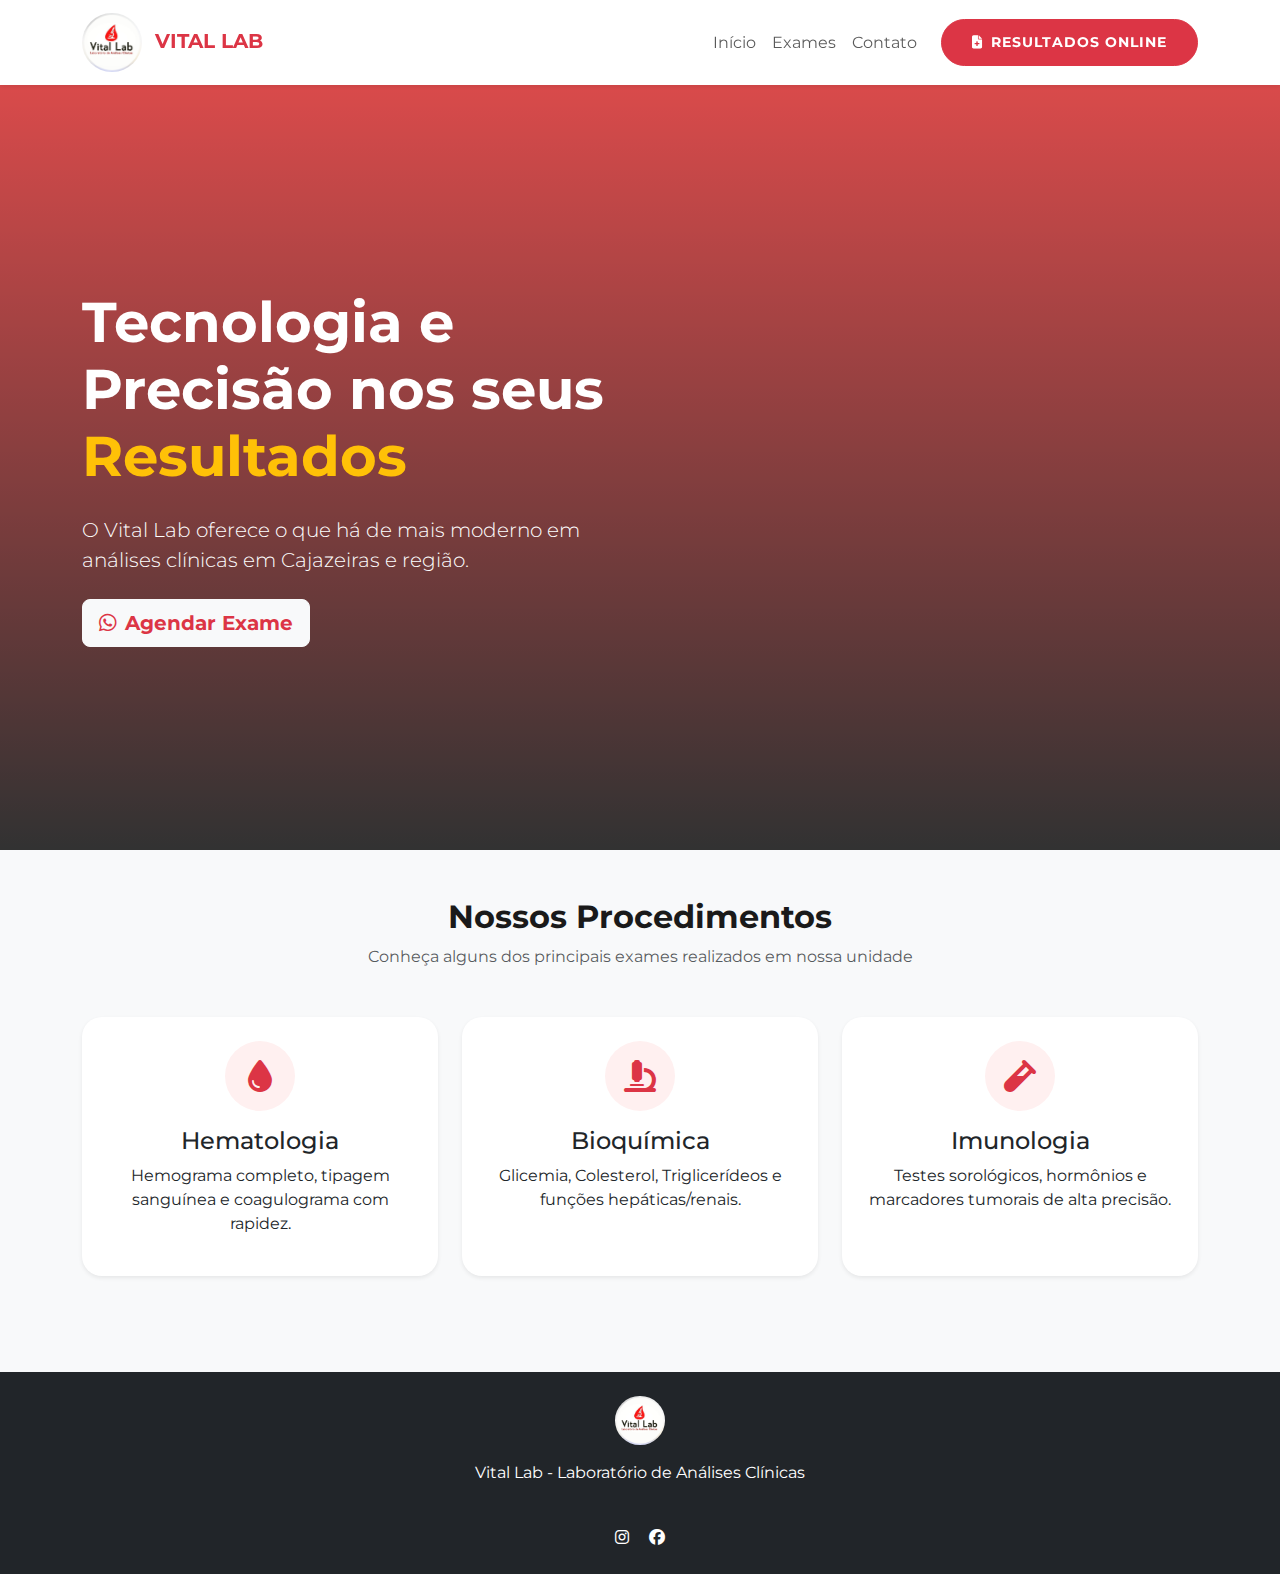
<file: index.html>
<!DOCTYPE html>
<html lang="pt-br">
<head>
    <meta charset="UTF-8">
    <meta name="viewport" content="width=device-width, initial-scale=1.0">
    <title>Vital Lab | Laboratório de Análises Clínicas</title>
    <link href="https://cdn.jsdelivr.net/npm/bootstrap@5.3.0/dist/css/bootstrap.min.css" rel="stylesheet">
    <link rel="stylesheet" href="https://cdnjs.cloudflare.com/ajax/libs/font-awesome/6.4.0/css/all.min.css">
    <link href="https://fonts.googleapis.com/css2?family=Montserrat:wght@400;700&display=swap" rel="stylesheet">
    <link rel="stylesheet" href="style.css">
</head>
<body>

    <nav class="navbar navbar-expand-lg navbar-light bg-white sticky-top shadow-sm">
        <div class="container">
            <a class="navbar-brand" href="#">
                <img src="vitallab.jpg" alt="Logo Vital Lab" width="60" class="rounded-circle me-2">
                <span class="fw-bold text-danger">VITAL LAB</span>
            </a>
            <button class="navbar-toggler" type="button" data-bs-toggle="collapse" data-bs-target="#navbarNav">
                <span class="navbar-toggler-icon"></span>
            </button>
            <div class="collapse navbar-collapse" id="navbarNav">
                <ul class="navbar-nav ms-auto align-items-center">
                    <li class="nav-item"><a class="nav-link" href="#inicio">Início</a></li>
                    <li class="nav-item"><a class="nav-link" href="#procedimentos">Exames</a></li>
                    <li class="nav-item"><a class="nav-link" href="#contato">Contato</a></li>
                    <li class="nav-item ms-lg-3">
                        <a class="btn btn-danger btn-resultado" href="login.html">
                            <i class="fas fa-file-medical me-2"></i>Resultados Online
                        </a>
                    </li>
                </ul>
            </div>
        </div>
    </nav>

    <section id="inicio" class="hero-section text-white d-flex align-items-center">
        <div class="container text-center text-lg-start">
            <div class="row align-items-center">
                <div class="col-lg-6">
                    <h1 class="display-4 fw-bold mb-4">Tecnologia e Precisão nos seus <span class="text-warning">Resultados</span></h1>
                    <p class="lead mb-4">O Vital Lab oferece o que há de mais moderno em análises clínicas em Cajazeiras e região.</p>
                    <a href="https://wa.me/SEUNUMERO" class="btn btn-light btn-lg fw-bold text-danger">
                        <i class="fab fa-whatsapp me-2"></i>Agendar Exame
                    </a>
                </div>
            </div>
        </div>
    </section>

    <section id="procedimentos" class="py-5">
        <div class="container">
            <div class="text-center mb-5">
                <h2 class="fw-bold">Nossos Procedimentos</h2>
                <div class="line mx-auto"></div>
                <p class="text-muted">Conheça alguns dos principais exames realizados em nossa unidade</p>
            </div>
            <div class="row g-4">
                <div class="col-md-4">
                    <div class="card card-exame h-100 border-0 shadow-sm text-center p-4">
                        <div class="icon-box mb-3"><i class="fas fa-droplet fa-2x text-danger"></i></div>
                        <h4>Hematologia</h4>
                        <p>Hemograma completo, tipagem sanguínea e coagulograma com rapidez.</p>
                    </div>
                </div>
                <div class="col-md-4">
                    <div class="card card-exame h-100 border-0 shadow-sm text-center p-4">
                        <div class="icon-box mb-3"><i class="fas fa-microscope fa-2x text-danger"></i></div>
                        <h4>Bioquímica</h4>
                        <p>Glicemia, Colesterol, Triglicerídeos e funções hepáticas/renais.</p>
                    </div>
                </div>
                <div class="col-md-4">
                    <div class="card card-exame h-100 border-0 shadow-sm text-center p-4">
                        <div class="icon-box mb-3"><i class="fas fa-vial fa-2x text-danger"></i></div>
                        <h4>Imunologia</h4>
                        <p>Testes sorológicos, hormônios e marcadores tumorais de alta precisão.</p>
                    </div>
                </div>
                </div>
        </div>
    </section>

    <footer id="contato" class="bg-dark text-white py-4 mt-5">
        <div class="container text-center">
            <img src="vitallab.jpg" alt="Logo" width="50" class="rounded-circle mb-3">
            <p class="mb-1">Vital Lab - Laboratório de Análises Clínicas</p>
            <p class="small text-muted">Rua Exemplo, 123 - Cajazeiras/PB</p>
            <div class="social-links">
                <a href="#" class="text-white me-3"><i class="fab fa-instagram"></i></a>
                <a href="#" class="text-white"><i class="fab fa-facebook"></i></a>
            </div>
        </div>
    </footer>

    <script src="https://cdn.jsdelivr.net/npm/bootstrap@5.3.0/dist/js/bootstrap.bundle.min.js"></script>
</body>
</html>
</file>
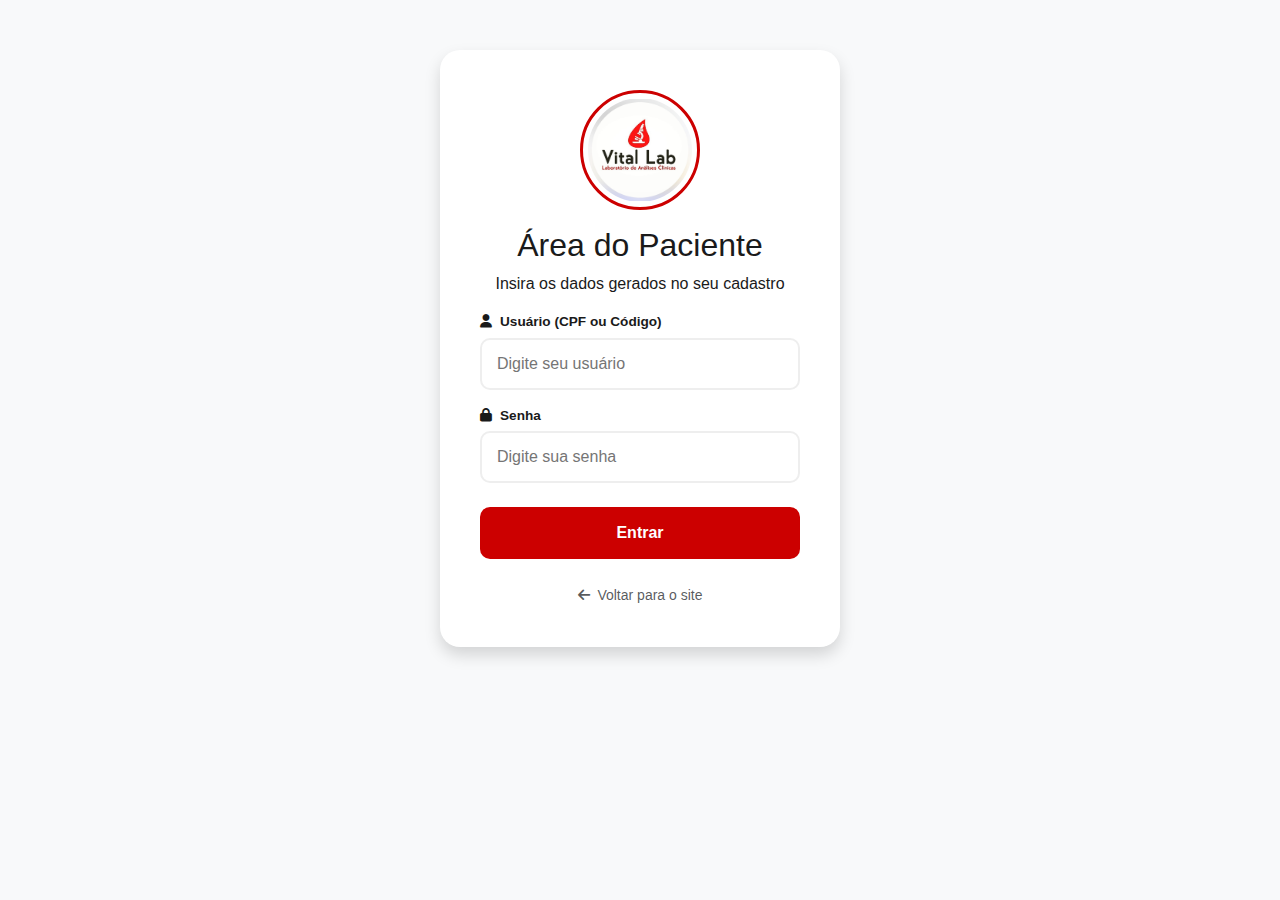
<file: login.html>
<!DOCTYPE html>
<html lang="pt-br">
<head>
    <meta charset="UTF-8">
    <meta name="viewport" content="width=device-width, initial-scale=1.0">
    <title>Login | Vital Lab</title>
    <link href="https://cdn.jsdelivr.net/npm/bootstrap@5.3.0/dist/css/bootstrap.min.css" rel="stylesheet">
    <link rel="stylesheet" href="https://cdnjs.cloudflare.com/ajax/libs/font-awesome/6.4.0/css/all.min.css">
    <link rel="stylesheet" href="style.css">
</head>
<body class="bg-light">
    <div class="login-container shadow">
        <a href="index.html text-decoration-none">
            <img src="vitallab.jpg" alt="Logo Vital Lab" class="logo">
        </a>
        <h2>Área do Paciente</h2>
        <p class="subtitle">Insira os dados gerados no seu cadastro</p>
        
        <div class="form-group mb-3">
            <label><i class="fas fa-user me-2"></i>Usuário (CPF ou Código)</label>
            <input type="text" id="user" placeholder="Digite seu usuário">
        </div>
        
        <div class="form-group mb-4">
            <label><i class="fas fa-lock me-2"></i>Senha</label>
            <input type="password" id="pass" placeholder="Digite sua senha">
        </div>
        
        <button onclick="realizarLogin()" id="btnLogin" class="btn-login">
            <span id="btnText">Entrar</span>
            <span id="btnLoader" class="spinner-border spinner-border-sm d-none"></span>
        </button>
        
        <div id="login-msg" class="mt-3 text-danger small"></div>
        
        <div class="mt-4">
            <a href="index.html" class="text-muted text-decoration-none small">
                <i class="fas fa-arrow-left me-1"></i> Voltar para o site
            </a>
        </div>
    </div>

    <script src="script.js"></script>
</body>
</html>
</file>
<file: style.css>
/* ============================================================
   1. CONFIGURAÇÕES GLOBAIS E VARIÁVEIS
   ============================================================ */
:root {
    --primary-red: #cc0000;
    --dark-red: #a30000;
    --dark-gray: #1a1a1a;
    --medium-gray: #4a4a4a;
    --light-gray: #f8f9fa;
    --white: #ffffff;
    --success: #28a745;
    --warning: #ffc107;
    --shadow: 0 4px 15px rgba(0, 0, 0, 0.1);
    --font-main: 'Montserrat', sans-serif;
}

body {
    background-color: var(--light-gray);
    font-family: var(--font-main);
    color: var(--dark-gray);
    margin: 0;
    padding: 0;
    overflow-x: hidden;
}

/* ============================================================
   2. PÁGINA INICIAL (index.html)
   ============================================================ */
.hero-section {
    height: 85vh;
    background: linear-gradient(rgba(204, 0, 0, 0.7), rgba(0, 0, 0, 0.8)), 
                url('https://images.unsplash.com/photo-1579152276503-3151b238324d?auto=format&fit=crop&w=1350&q=80');
    background-size: cover;
    background-position: center;
    display: flex;
    align-items: center;
}

.btn-resultado {
    border-radius: 50px;
    padding: 12px 30px;
    font-weight: 700;
    text-transform: uppercase;
    font-size: 0.85rem;
    letter-spacing: 1px;
    transition: all 0.3s;
}

.card-exame {
    transition: transform 0.3s, box-shadow 0.3s;
    border-radius: 20px;
    cursor: default;
}

.card-exame:hover {
    transform: translateY(-10px);
    box-shadow: 0 10px 20px rgba(0,0,0,0.1);
    background: var(--primary-red);
    color: white;
}

.card-exame:hover .text-danger, 
.card-exame:hover .icon-box i {
    color: white !important;
}

.icon-box {
    width: 70px;
    height: 70px;
    background: #fff0f0;
    display: flex;
    align-items: center;
    justify-content: center;
    border-radius: 50%;
    margin: 0 auto;
    transition: 0.3s;
}

/* ============================================================
   3. TELA DE LOGIN (login.html)
   ============================================================ */
.login-body { /* Aplicar esta classe no body apenas no login.html se desejar centralizar */
    display: flex;
    align-items: center;
    justify-content: center;
    min-height: 100vh;
}

.login-container {
    background: var(--white);
    padding: 2.5rem;
    border-radius: 20px;
    box-shadow: var(--shadow);
    width: 100%;
    max-width: 400px;
    text-align: center;
    margin: 50px auto; /* Para quando não estiver centralizado pelo flex */
}

.logo {
    width: 120px;
    height: 120px;
    object-fit: contain;
    margin-bottom: 1rem;
    border-radius: 50%;
    border: 3px solid var(--primary-red);
    padding: 5px;
}

.form-group {
    margin-bottom: 1.2rem;
    text-align: left;
}

.form-group label {
    font-size: 0.85rem;
    font-weight: 700;
    margin-bottom: 5px;
    display: block;
}

input[type="text"], input[type="password"] {
    width: 100%;
    padding: 12px 15px;
    border: 2px solid #eee;
    border-radius: 10px;
    transition: 0.3s;
}

input:focus {
    border-color: var(--primary-red);
    outline: none;
}

.btn-login {
    background-color: var(--primary-red);
    color: white;
    border: none;
    width: 100%;
    padding: 14px;
    border-radius: 10px;
    font-weight: 700;
    cursor: pointer;
    transition: 0.3s;
}

.btn-login:hover {
    background-color: var(--dark-red);
}

/* ============================================================
   4. DASHBOARD (dashboard.html)
   ============================================================ */
.card-exames {
    background: white;
    border-radius: 15px;
    padding: 20px;
    box-shadow: var(--shadow);
    margin-bottom: 50px;
}

/* Tabela Personalizada */
.table thead th {
    background-color: var(--light-gray);
    border: none;
    color: var(--medium-gray);
    font-size: 0.75rem;
    text-transform: uppercase;
    letter-spacing: 1px;
    padding: 15px;
}

.table td {
    vertical-align: middle;
    padding: 15px;
}

/* Badges de Status */
.badge {
    padding: 8px 15px;
    border-radius: 30px;
    font-size: 0.75rem;
    font-weight: 700;
}

.ready { background: #e8f5e9; color: var(--success); }
.pending { background: #fff3e0; color: #ef6c00; }
.paid { background: #e3f2fd; color: #1976d2; }
.unpaid { background: #ffebee; color: var(--primary-red); }

/* ============================================================
   5. RESPONSIVIDADE
   ============================================================ */
@media (max-width: 768px) {
    .hero-section { text-align: center; height: auto; padding: 100px 0; }
    
    /* Tabela mobile-friendly */
    .table-responsive table, 
    .table-responsive thead, 
    .table-responsive tbody, 
    .table-responsive th, 
    .table-responsive td, 
    .table-responsive tr { 
        display: block; 
    }
    
    .table-responsive thead { display: none; }
    
    .table-responsive tr { margin-bottom: 15px; border: 1px solid #eee; border-radius: 10px; padding: 10px; }
    
    .table-responsive td {
        text-align: right;
        padding-left: 50%;
        position: relative;
    }
    
    .table-responsive td::before {
        content: attr(data-label);
        position: absolute;
        left: 15px;
        font-weight: 700;
        color: var(--primary-red);
    }
}
</file>
